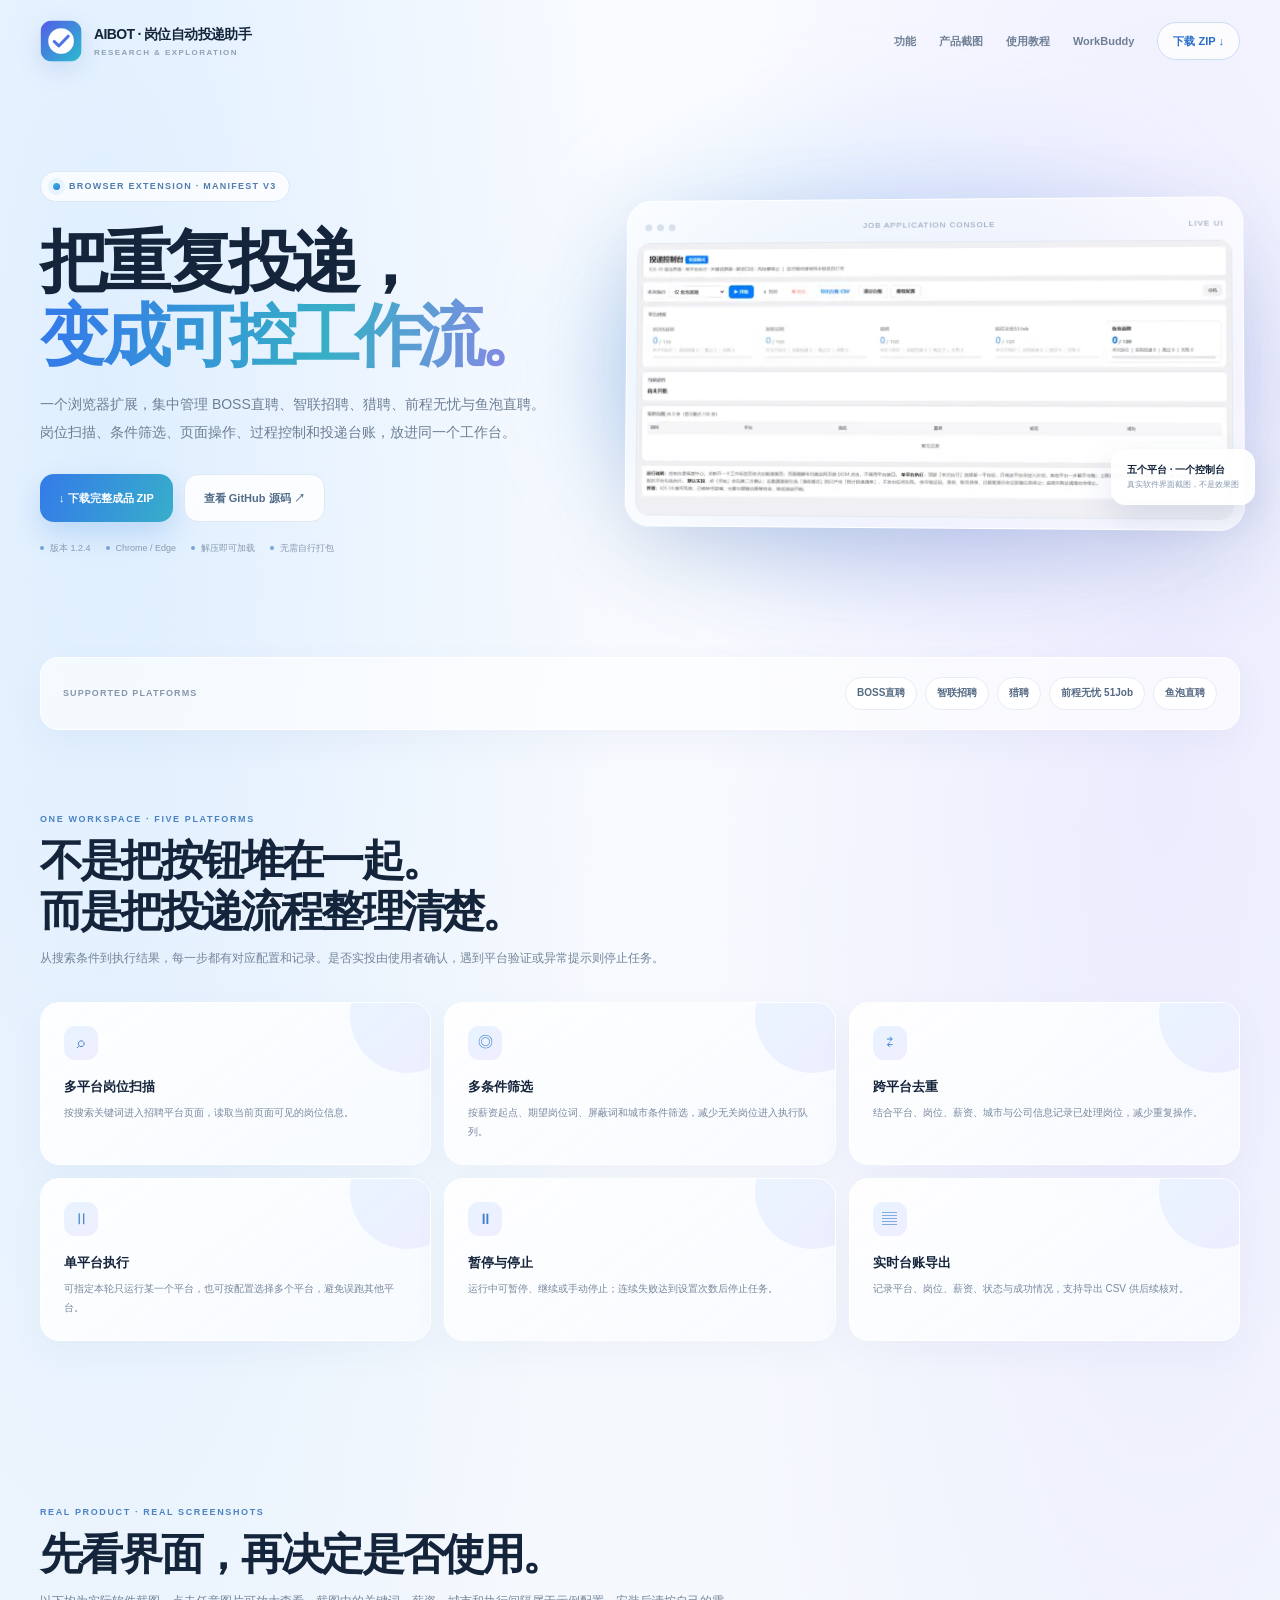
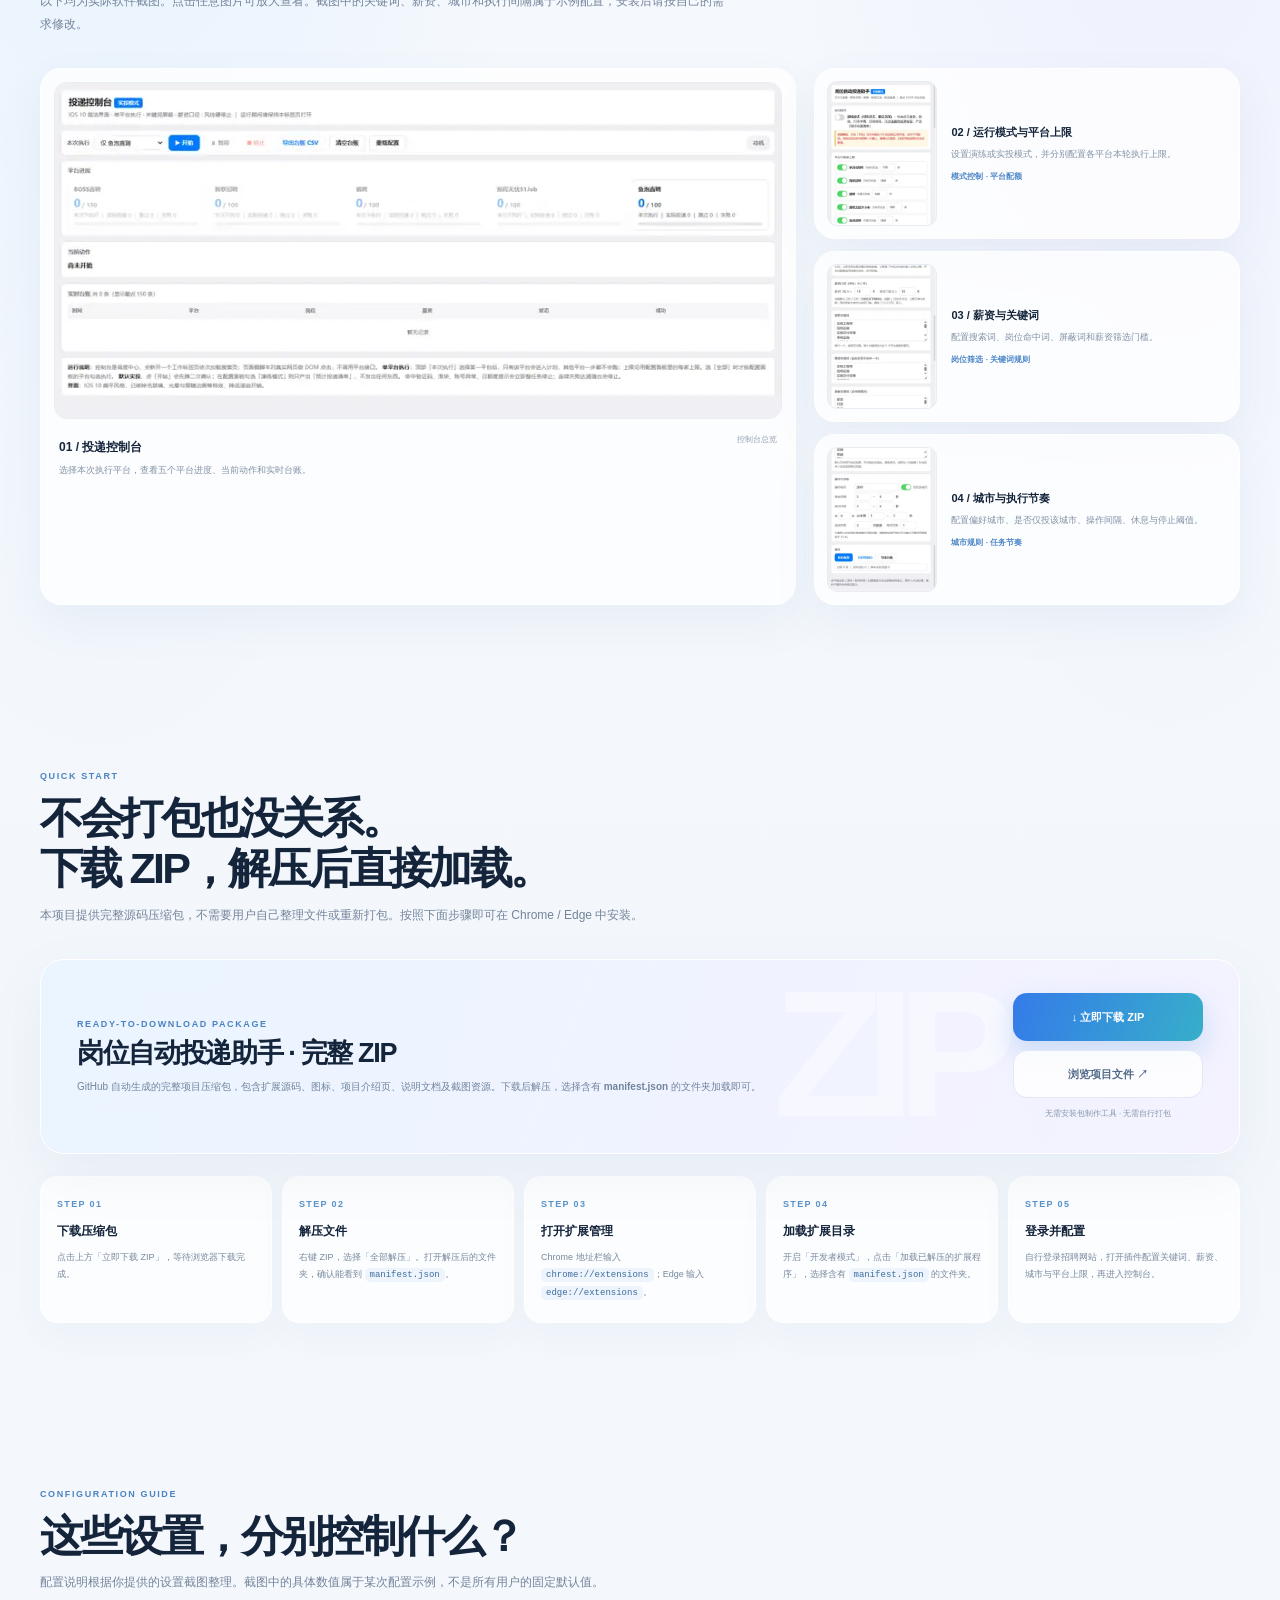
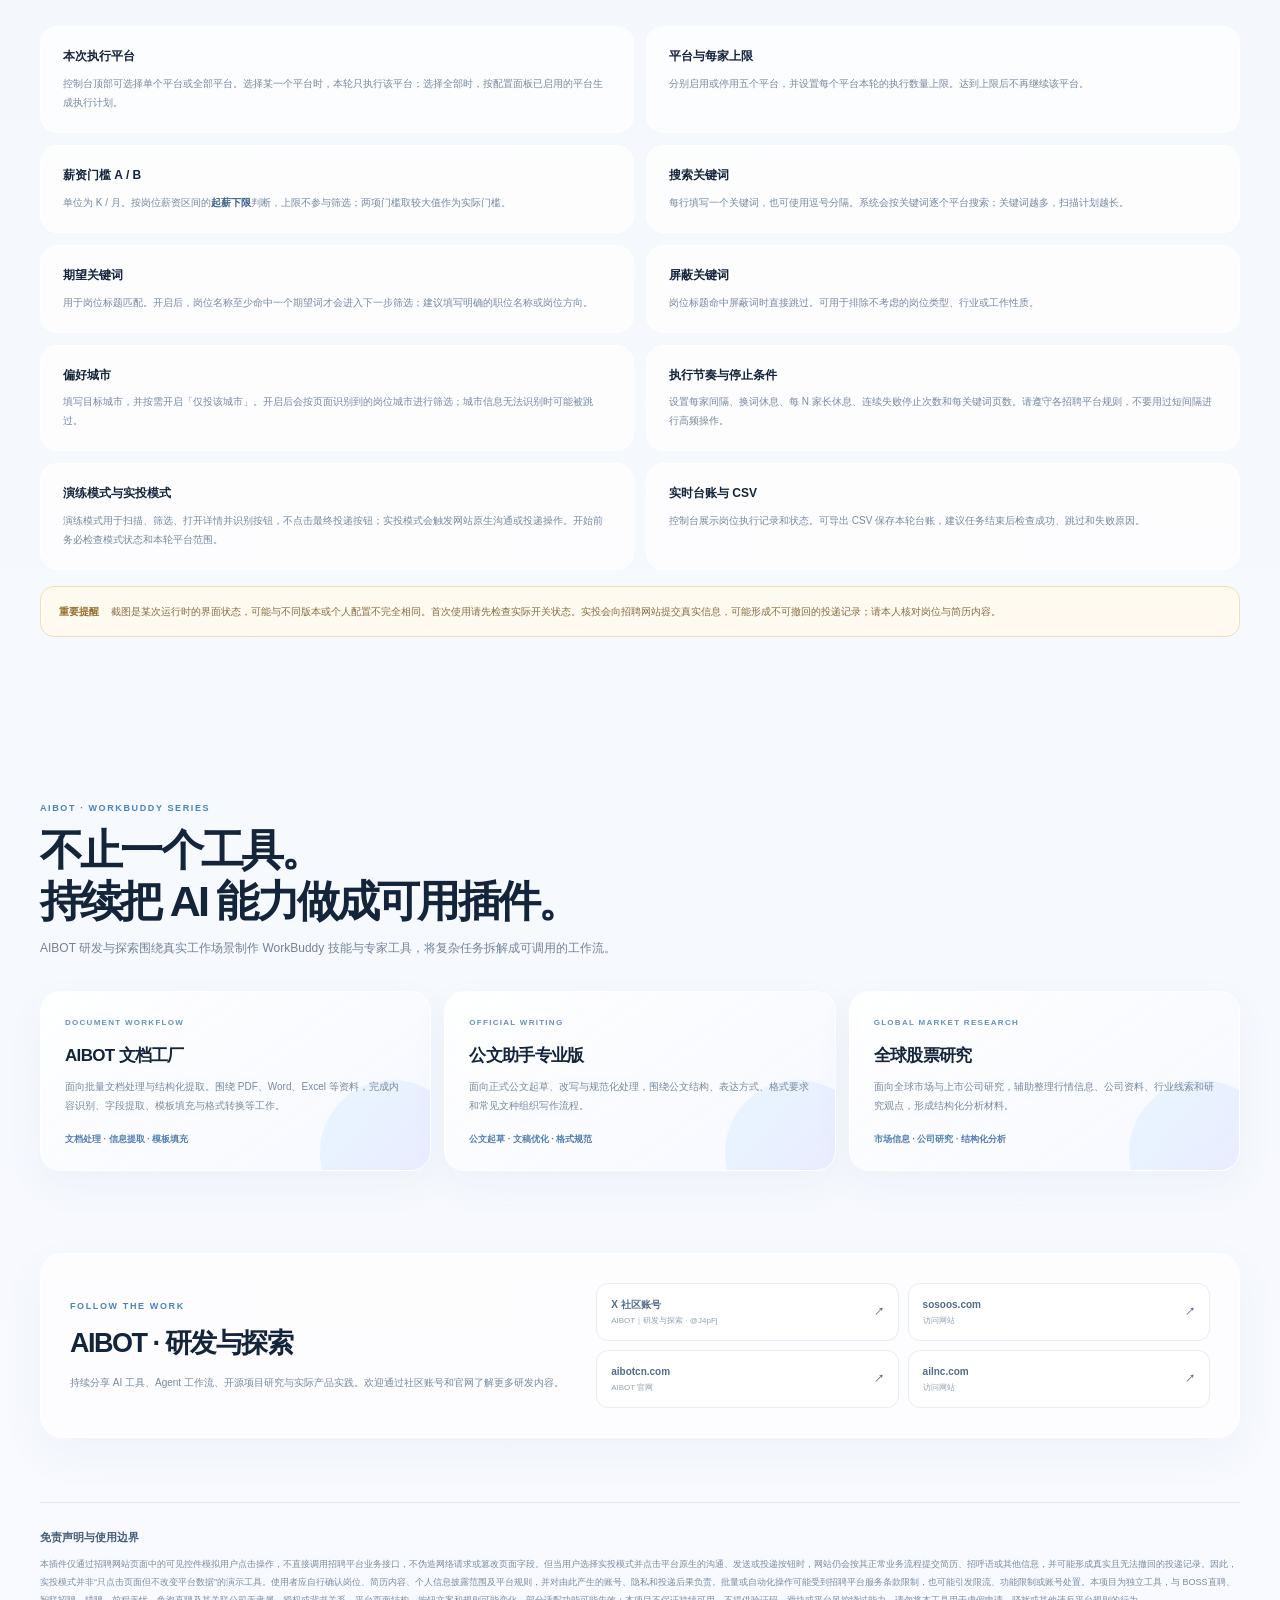
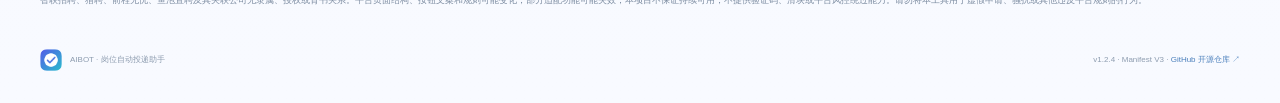
<file: index.html>
<!doctype html>
<html lang="zh-CN">
<head>
<meta charset="utf-8"><meta name="viewport" content="width=device-width,initial-scale=1">
<meta name="theme-color" content="#f4f8ff">
<meta name="description" content="岗位自动投递助手：支持 BOSS直聘、智联招聘、猎聘、前程无忧 51Job、鱼泡直聘。岗位筛选、页面操作、任务控制与投递台账。">
<meta property="og:title" content="岗位自动投递助手｜AIBOT 研发与探索"><meta property="og:description" content="五个平台，一个投递工作台。查看真实界面、使用说明并下载完整 ZIP。">
<title>岗位自动投递助手｜AIBOT 研发与探索</title>
<style>
:root{--ink:#14243b;--muted:#718198;--line:#e4ebf4;--blue:#2677ed;--cyan:#42b9cb;--violet:#8e80ed;--shadow:0 24px 70px #2a4d801f}
*{box-sizing:border-box}html{scroll-behavior:smooth;scroll-padding-top:90px}body{margin:0;color:var(--ink);font-family:Inter,-apple-system,BlinkMacSystemFont,"SF Pro Display","PingFang SC","Microsoft YaHei",sans-serif;background:radial-gradient(ellipse at 8% 8%,#79beff33,transparent 31%),radial-gradient(ellipse at 91% 14%,#aea1ff29,transparent 28%),linear-gradient(180deg,#f9fbff,#f3f7fc 54%,#f8faff);line-height:1.65;-webkit-font-smoothing:antialiased}a{color:inherit;text-decoration:none}.shell{width:min(1200px,calc(100% - 48px));margin:auto}
.topbar{height:82px;display:flex;align-items:center;justify-content:space-between;gap:24px}.brand{display:flex;align-items:center;gap:12px;font-weight:760;letter-spacing:-.04em}.brand img{width:42px;height:42px;border-radius:13px;box-shadow:0 8px 24px #5a7cbd2c}.brand-name{font-size:14px}.brand-sub{display:block;color:#91a0b2;font-size:8px;letter-spacing:.18em;font-weight:800}.nav{display:flex;align-items:center;gap:23px;color:#6e7f95;font-size:11px;font-weight:650}.nav a:hover{color:var(--blue)}.nav .nav-download{padding:9px 15px;border:1px solid #cbdcf5;border-radius:99px;color:#286dcc;background:#ffffffc9}
.hero{position:relative;display:grid;grid-template-columns:.92fr 1.08fr;gap:54px;align-items:center;padding:66px 0 78px;min-height:575px}.hero:before{content:"";position:absolute;z-index:-1;right:5%;top:12%;width:48%;height:70%;border-radius:50%;background:linear-gradient(130deg,#9bd9fa55,#c4b5fd55);filter:blur(58px)}.eyebrow{display:inline-flex;align-items:center;gap:9px;padding:7px 12px;border:1px solid #dce8f7;border-radius:99px;background:#ffffffc9;color:#527eae;font-size:9px;font-weight:850;letter-spacing:.14em}.pulse{width:7px;height:7px;border-radius:50%;background:linear-gradient(135deg,var(--cyan),var(--blue));box-shadow:0 0 0 5px #49a8e51a}.hero h1{max-width:550px;margin:23px 0 18px;font-size:clamp(43px,5.3vw,70px);line-height:1.08;letter-spacing:-.075em;font-weight:790}.hero h1 span{color:transparent;background:linear-gradient(100deg,#347ce8 5%,#37afc6 57%,#9182e9);background-clip:text;-webkit-background-clip:text}.lead{max-width:510px;margin:0;color:#6d7e94;font-size:14px;line-height:2}.actions{display:flex;flex-wrap:wrap;gap:11px;margin-top:28px}.btn{display:inline-flex;align-items:center;justify-content:center;gap:9px;min-height:48px;padding:0 19px;border-radius:14px;font-size:11px;font-weight:780;transition:transform .2s,box-shadow .2s,border-color .2s}.btn:hover{transform:translateY(-2px)}.primary{color:#fff;background:linear-gradient(110deg,#347be9,#37aeca);box-shadow:0 12px 28px #438ddd3d}.primary:hover{box-shadow:0 16px 32px #438ddd55}.secondary{color:#526b88;border:1px solid #dfe8f3;background:#ffffffd9}.secondary:hover{border-color:#bdd2ed}.meta{display:flex;flex-wrap:wrap;gap:15px;margin-top:19px;color:#8a9aaf;font-size:9px}.meta span{display:flex;align-items:center;gap:6px}.meta i{width:4px;height:4px;border-radius:50%;background:#74a4d8}
.hero-visual{position:relative;min-width:0}.hero-glow{position:absolute;inset:12% 0 0;border-radius:45%;background:linear-gradient(130deg,#75c3f455,#b2a3f655);filter:blur(44px)}.device{position:relative;padding:10px;border:1px solid #ffffff;background:#ffffffa8;border-radius:25px;box-shadow:0 30px 85px #3e669c30;backdrop-filter:blur(18px);transform:perspective(1100px) rotateY(-3deg) rotateX(1.5deg)}.device-bar{height:32px;display:flex;align-items:center;justify-content:space-between;padding:0 8px;color:#8b9aaf;font-size:8px;letter-spacing:.12em}.lights{display:flex;gap:5px}.lights i{width:7px;height:7px;border-radius:50%;background:#d8e0ec}.device-screen{overflow:hidden;border:1px solid #e4e9f1;border-radius:13px;background:#f1f1f6}.device-screen img{display:block;width:100%;height:auto}.floating{position:absolute;right:-15px;bottom:24px;padding:12px 15px;border:1px solid #fff;border-radius:14px;background:#ffffffed;box-shadow:0 14px 34px #476b9d28;font-size:10px;font-weight:760}.floating small{display:block;color:#8798ad;font-size:8px;font-weight:500}
.platform-strip{display:flex;align-items:center;justify-content:space-between;gap:14px;padding:19px 22px;border:1px solid #fff;border-radius:18px;background:#ffffffa8;box-shadow:0 12px 35px #486b9a0d}.platform-label{color:#8796aa;font-size:9px;font-weight:800;letter-spacing:.12em;white-space:nowrap}.platform-list{display:flex;flex-wrap:wrap;justify-content:flex-end;gap:8px}.chip{padding:7px 11px;border:1px solid #e7edf5;border-radius:99px;background:#fff;color:#536982;font-size:10px;font-weight:700}
.section{padding:82px 0}.section-head{max-width:690px;margin-bottom:32px}.kicker{color:#4b83c2;font-size:9px;font-weight:850;letter-spacing:.18em}.section h2{margin:9px 0 10px;font-size:clamp(29px,3.5vw,43px);line-height:1.18;letter-spacing:-.065em}.section-head p{margin:0;color:#73849a;font-size:12px;line-height:1.9}
.features{display:grid;grid-template-columns:repeat(3,1fr);gap:13px}.feature{position:relative;overflow:hidden;min-height:155px;padding:23px;border:1px solid #fff;border-radius:19px;background:linear-gradient(145deg,#ffffffed,#f8fbffdf);box-shadow:0 12px 35px #496c9a0c}.feature:after{content:"";position:absolute;right:-35px;top:-45px;width:115px;height:115px;border-radius:50%;background:linear-gradient(135deg,#c9e8ff5c,#d8d1ff52)}.ico{position:relative;z-index:1;display:grid;place-items:center;width:34px;height:34px;margin-bottom:16px;border-radius:11px;background:linear-gradient(145deg,#e7f4ff,#f0edff);color:#3d7fcb;font-size:15px}.feature h3{position:relative;z-index:1;margin:0 0 6px;font-size:13px}.feature p{position:relative;z-index:1;margin:0;color:#78899e;font-size:10px;line-height:1.9}
.gallery{display:grid;grid-template-columns:1.28fr .72fr;gap:18px}.gallery-main,.shot{overflow:hidden;border:1px solid #fff;border-radius:21px;background:#ffffffc9;box-shadow:0 18px 45px #456b9b12}.gallery-main{padding:13px}.frame{overflow:hidden;border:1px solid #e8edf4;border-radius:13px;background:#eff1f6}.frame img{display:block;width:100%;height:auto;cursor:zoom-in}.caption{display:flex;justify-content:space-between;gap:15px;padding:14px 5px 4px}.caption b{font-size:12px}.caption p{margin:4px 0 0;color:#8191a5;font-size:9px}.caption span{color:#91a0b3;font-size:8px;white-space:nowrap}.gallery-side{display:grid;grid-template-rows:repeat(3,1fr);gap:12px}.shot{display:grid;grid-template-columns:110px 1fr;gap:14px;align-items:center;padding:12px}.thumb{height:145px;overflow:hidden;border:1px solid #e8edf4;border-radius:10px;background:#eff1f6}.thumb img{display:block;width:100%;height:100%;object-fit:cover;object-position:top;cursor:zoom-in}.shot b{display:block;font-size:11px}.shot p{margin:5px 0 0;color:#8191a5;font-size:9px;line-height:1.8}.shot small{display:block;margin-top:8px;color:#4b85c7;font-size:8px;font-weight:750}
.download{position:relative;overflow:hidden;display:grid;grid-template-columns:1fr auto;gap:24px;align-items:center;padding:33px 36px;border:1px solid #fff;border-radius:24px;background:linear-gradient(112deg,#eaf5ffed,#f4f2ffed);box-shadow:0 20px 55px #4b6d9d14}.download:after{content:"ZIP";position:absolute;right:20%;top:-55px;color:#ffffff75;font-size:180px;font-weight:900;letter-spacing:-.1em;pointer-events:none}.download-copy,.download-actions{position:relative;z-index:1}.download h2{margin:7px 0;font-size:27px;letter-spacing:-.05em}.download p{margin:0;color:#71849d;font-size:10px;line-height:1.9}.download-actions{display:flex;flex-direction:column;gap:9px;min-width:190px}.download-actions .btn{width:100%}.download-note{color:#8798ac;font-size:8px;text-align:center}
.guide{display:grid;grid-template-columns:repeat(5,1fr);gap:10px}.step{padding:20px 16px;border:1px solid #fff;border-radius:17px;background:#ffffffbf;box-shadow:0 12px 30px #496c9a0b}.step-num{color:#5b92cc;font-size:9px;font-weight:850;letter-spacing:.15em}.step h3{margin:10px 0 7px;font-size:12px}.step p{margin:0;color:#78899e;font-size:9px;line-height:1.9}.step code{padding:2px 5px;border-radius:5px;background:#eef4fc;color:#3d6d9f;font-size:9px}
.settings{display:grid;grid-template-columns:1fr 1fr;gap:12px}.setting{padding:20px 22px;border:1px solid #fff;border-radius:17px;background:#ffffffc7}.setting h3{margin:0 0 7px;font-size:12px}.setting p{margin:0;color:#77899f;font-size:10px;line-height:1.9}.setting strong{color:#385d88}.notice{display:flex;gap:12px;margin-top:16px;padding:15px 18px;border:1px solid #f0dfbd;border-radius:14px;background:#fffaf0;color:#866b42;font-size:10px;line-height:1.9}.notice b{color:#956d2c;white-space:nowrap}
.plugins{display:grid;grid-template-columns:repeat(3,1fr);gap:13px}.plugin{position:relative;overflow:hidden;padding:24px;border:1px solid #fff;border-radius:20px;background:linear-gradient(145deg,#ffffffed,#f7f9ffdc);box-shadow:0 15px 38px #4a6b9a0e}.plugin:before{content:"";position:absolute;right:-35px;bottom:-55px;width:145px;height:145px;border-radius:50%;background:linear-gradient(130deg,#d7f1ff80,#ddd5ff75)}.plugin-label,.plugin h3,.plugin p,.plugin-foot{position:relative;z-index:1}.plugin-label{color:#6790bd;font-size:8px;font-weight:850;letter-spacing:.16em}.plugin h3{margin:12px 0 7px;font-size:17px;letter-spacing:-.04em}.plugin p{margin:0;color:#78899e;font-size:10px;line-height:1.9}.plugin-foot{margin-top:17px;color:#527eb1;font-size:9px;font-weight:750}
.community{display:grid;grid-template-columns:.9fr 1.1fr;gap:24px;align-items:center;padding:29px;border:1px solid #fff;border-radius:22px;background:#ffffffb9;box-shadow:0 16px 45px #4a6c9a0d}.community h2{margin:7px 0;font-size:27px;letter-spacing:-.055em}.community p{margin:0;color:#77889e;font-size:10px;line-height:1.9}.links{display:grid;grid-template-columns:repeat(2,1fr);gap:9px}.link-card{display:flex;align-items:center;justify-content:space-between;gap:10px;padding:13px 14px;border:1px solid #e6edf6;border-radius:12px;background:#fff;color:#536c89;font-size:10px;font-weight:700}.link-card:hover{border-color:#bcd4f0;color:#286fca}.link-card small{display:block;color:#94a2b4;font-size:8px;font-weight:500}
.disclaimer{margin-top:64px;padding:23px 0 25px;border-top:1px solid #dfe7f1;color:#7b8ba0;font-size:9px;line-height:2}.disclaimer b{display:block;margin-bottom:7px;color:#445b78;font-size:11px}.footer{display:flex;align-items:center;justify-content:space-between;gap:20px;padding:15px 0 34px;color:#8d9caf;font-size:8px}.footer-brand{display:flex;align-items:center;gap:8px}.footer-brand img{width:22px;height:22px;border-radius:7px}.footer a{color:#4c80bc}
.lightbox{position:fixed;z-index:20;inset:0;display:none;align-items:center;justify-content:center;padding:28px;background:#131f31c7;backdrop-filter:blur(12px)}.lightbox.open{display:flex}.lightbox img{max-width:min(94vw,1500px);max-height:90vh;border-radius:12px;box-shadow:0 30px 90px #0007}.lightbox button{position:absolute;right:24px;top:20px;width:42px;height:42px;border:1px solid #ffffff55;border-radius:50%;background:#ffffff20;color:#fff;font-size:24px;cursor:pointer}
@media(max-width:980px){.hero{grid-template-columns:1fr;gap:38px;padding:48px 0 60px;min-height:auto}.hero-copy{max-width:680px}.hero-visual{max-width:760px;width:100%;margin:auto}.gallery{grid-template-columns:1fr}.gallery-side{grid-template-columns:repeat(3,1fr);grid-template-rows:auto}.shot{grid-template-columns:1fr;align-items:start}.thumb{height:210px}.guide{grid-template-columns:repeat(3,1fr)}.platform-strip{align-items:flex-start;flex-direction:column}.platform-list{justify-content:flex-start}.community{grid-template-columns:1fr}}
@media(max-width:640px){.shell{width:calc(100% - 30px)}.topbar{height:70px}.nav{gap:8px}.nav a:not(.nav-download){display:none}.brand img{width:36px;height:36px}.hero{padding:37px 0 52px}.hero h1{font-size:45px}.lead{font-size:12px}.actions .btn{flex:1}.meta{gap:9px}.device{padding:6px;transform:none}.floating{right:4px;bottom:-15px}.section{padding:58px 0}.section h2{font-size:31px}.features,.plugins{grid-template-columns:1fr}.feature{min-height:0}.gallery-side{grid-template-columns:1fr}.shot{grid-template-columns:112px 1fr}.thumb{height:145px}.guide{grid-template-columns:1fr 1fr}.step{padding:16px 13px}.download{grid-template-columns:1fr;padding:23px}.download:after{right:5%;font-size:130px}.download-actions{min-width:0}.settings{grid-template-columns:1fr}.community{padding:22px}.links{grid-template-columns:1fr}.disclaimer{margin-top:38px}.footer{align-items:flex-start;flex-direction:column}}
@media(prefers-reduced-motion:reduce){html{scroll-behavior:auto}.btn{transition:none}.btn:hover{transform:none}}
</style>
</head>
<body>
<header class="shell topbar" id="top">
<a class="brand" href="#top"><img src="icon128.png" alt="AIBOT 图标"><span class="brand-name">AIBOT · 岗位自动投递助手<span class="brand-sub">RESEARCH & EXPLORATION</span></span></a>
<nav class="nav" aria-label="主导航"><a href="#features">功能</a><a href="#screenshots">产品截图</a><a href="#guide">使用教程</a><a href="#ecosystem">WorkBuddy</a><a class="nav-download" href="https://github.com/ZhangLiang-cn/job-apply-assistant/archive/refs/heads/main.zip">下载 ZIP ↓</a></nav>
</header>
<main>
<section class="shell hero">
<div class="hero-copy"><div class="eyebrow"><i class="pulse"></i> BROWSER EXTENSION · MANIFEST V3</div><h1>把重复投递，<br><span>变成可控工作流。</span></h1><p class="lead">一个浏览器扩展，集中管理 BOSS直聘、智联招聘、猎聘、前程无忧与鱼泡直聘。岗位扫描、条件筛选、页面操作、过程控制和投递台账，放进同一个工作台。</p><div class="actions"><a class="btn primary" href="https://github.com/ZhangLiang-cn/job-apply-assistant/archive/refs/heads/main.zip">↓ 下载完整成品 ZIP</a><a class="btn secondary" href="https://github.com/ZhangLiang-cn/job-apply-assistant" target="_blank" rel="noopener">查看 GitHub 源码 ↗</a></div><div class="meta"><span><i></i>版本 1.2.4</span><span><i></i>Chrome / Edge</span><span><i></i>解压即可加载</span><span><i></i>无需自行打包</span></div></div>
<div class="hero-visual"><div class="hero-glow"></div><div class="device"><div class="device-bar"><span class="lights"><i></i><i></i><i></i></span><span>JOB APPLICATION CONSOLE</span><span>LIVE UI</span></div><div class="device-screen"><img src="assets/console.webp" alt="岗位自动投递助手控制台真实截图" fetchpriority="high"></div></div><div class="floating">五个平台 · 一个控制台<small>真实软件界面截图，不是效果图</small></div></div>
</section>
<section class="shell platform-strip"><div class="platform-label">SUPPORTED PLATFORMS</div><div class="platform-list"><span class="chip">BOSS直聘</span><span class="chip">智联招聘</span><span class="chip">猎聘</span><span class="chip">前程无忧 51Job</span><span class="chip">鱼泡直聘</span></div></section>
<section class="shell section" id="features"><div class="section-head"><div class="kicker">ONE WORKSPACE · FIVE PLATFORMS</div><h2>不是把按钮堆在一起。<br>而是把投递流程整理清楚。</h2><p>从搜索条件到执行结果，每一步都有对应配置和记录。是否实投由使用者确认，遇到平台验证或异常提示则停止任务。</p></div><div class="features">
<article class="feature"><div class="ico">⌕</div><h3>多平台岗位扫描</h3><p>按搜索关键词进入招聘平台页面，读取当前页面可见的岗位信息。</p></article>
<article class="feature"><div class="ico">◎</div><h3>多条件筛选</h3><p>按薪资起点、期望岗位词、屏蔽词和城市条件筛选，减少无关岗位进入执行队列。</p></article>
<article class="feature"><div class="ico">⇄</div><h3>跨平台去重</h3><p>结合平台、岗位、薪资、城市与公司信息记录已处理岗位，减少重复操作。</p></article>
<article class="feature"><div class="ico">Ⅱ</div><h3>单平台执行</h3><p>可指定本轮只运行某一个平台，也可按配置选择多个平台，避免误跑其他平台。</p></article>
<article class="feature"><div class="ico">⏸</div><h3>暂停与停止</h3><p>运行中可暂停、继续或手动停止；连续失败达到设置次数后停止任务。</p></article>
<article class="feature"><div class="ico">▤</div><h3>实时台账导出</h3><p>记录平台、岗位、薪资、状态与成功情况，支持导出 CSV 供后续核对。</p></article>
</div></section>
<section class="shell section" id="screenshots"><div class="section-head"><div class="kicker">REAL PRODUCT · REAL SCREENSHOTS</div><h2>先看界面，再决定是否使用。</h2><p>以下均为实际软件截图。点击任意图片可放大查看。截图中的关键词、薪资、城市和执行间隔属于示例配置，安装后请按自己的需求修改。</p></div>
<div class="gallery"><article class="gallery-main"><div class="frame"><img class="zoomable" src="assets/console.webp" alt="投递控制台：本次执行、平台进度、当前动作与实时台账" loading="lazy"></div><div class="caption"><div><b>01 / 投递控制台</b><p>选择本次执行平台，查看五个平台进度、当前动作和实时台账。</p></div><span>控制台总览</span></div></article>
<div class="gallery-side">
<article class="shot"><div class="thumb"><img class="zoomable" src="assets/mode-platforms.webp" alt="运行模式与平台上限设置截图" loading="lazy"></div><div><b>02 / 运行模式与平台上限</b><p>设置演练或实投模式，并分别配置各平台本轮执行上限。</p><small>模式控制 · 平台配额</small></div></article>
<article class="shot"><div class="thumb"><img class="zoomable" src="assets/keywords-salary.webp" alt="薪资门槛、搜索关键词、期望关键词和屏蔽关键词设置截图" loading="lazy"></div><div><b>03 / 薪资与关键词</b><p>配置搜索词、岗位命中词、屏蔽词和薪资筛选门槛。</p><small>岗位筛选 · 关键词规则</small></div></article>
<article class="shot"><div class="thumb"><img class="zoomable" src="assets/city-rhythm.webp" alt="偏好城市、执行间隔、长休息和连续失败设置截图" loading="lazy"></div><div><b>04 / 城市与执行节奏</b><p>配置偏好城市、是否仅投该城市、操作间隔、休息与停止阈值。</p><small>城市规则 · 任务节奏</small></div></article>
</div></div></section>
<section class="shell section" id="guide"><div class="section-head"><div class="kicker">QUICK START</div><h2>不会打包也没关系。<br>下载 ZIP，解压后直接加载。</h2><p>本项目提供完整源码压缩包，不需要用户自己整理文件或重新打包。按照下面步骤即可在 Chrome / Edge 中安装。</p></div>
<div class="download"><div class="download-copy"><div class="kicker">READY-TO-DOWNLOAD PACKAGE</div><h2>岗位自动投递助手 · 完整 ZIP</h2><p>GitHub 自动生成的完整项目压缩包，包含扩展源码、图标、项目介绍页、说明文档及截图资源。下载后解压，选择含有 <strong>manifest.json</strong> 的文件夹加载即可。</p></div><div class="download-actions"><a class="btn primary" href="https://github.com/ZhangLiang-cn/job-apply-assistant/archive/refs/heads/main.zip">↓ 立即下载 ZIP</a><a class="btn secondary" href="https://github.com/ZhangLiang-cn/job-apply-assistant" target="_blank" rel="noopener">浏览项目文件 ↗</a><div class="download-note">无需安装包制作工具 · 无需自行打包</div></div></div>
<div style="height:22px"></div><div class="guide">
<article class="step"><div class="step-num">STEP 01</div><h3>下载压缩包</h3><p>点击上方「立即下载 ZIP」，等待浏览器下载完成。</p></article>
<article class="step"><div class="step-num">STEP 02</div><h3>解压文件</h3><p>右键 ZIP，选择「全部解压」。打开解压后的文件夹，确认能看到 <code>manifest.json</code>。</p></article>
<article class="step"><div class="step-num">STEP 03</div><h3>打开扩展管理</h3><p>Chrome 地址栏输入 <code>chrome://extensions</code>；Edge 输入 <code>edge://extensions</code>。</p></article>
<article class="step"><div class="step-num">STEP 04</div><h3>加载扩展目录</h3><p>开启「开发者模式」，点击「加载已解压的扩展程序」，选择含有 <code>manifest.json</code> 的文件夹。</p></article>
<article class="step"><div class="step-num">STEP 05</div><h3>登录并配置</h3><p>自行登录招聘网站，打开插件配置关键词、薪资、城市与平台上限，再进入控制台。</p></article>
</div></section>
<section class="shell section"><div class="section-head"><div class="kicker">CONFIGURATION GUIDE</div><h2>这些设置，分别控制什么？</h2><p>配置说明根据你提供的设置截图整理。截图中的具体数值属于某次配置示例，不是所有用户的固定默认值。</p></div><div class="settings">
<article class="setting"><h3>本次执行平台</h3><p>控制台顶部可选择单个平台或全部平台。选择某一个平台时，本轮只执行该平台；选择全部时，按配置面板已启用的平台生成执行计划。</p></article>
<article class="setting"><h3>平台与每家上限</h3><p>分别启用或停用五个平台，并设置每个平台本轮的执行数量上限。达到上限后不再继续该平台。</p></article>
<article class="setting"><h3>薪资门槛 A / B</h3><p>单位为 K / 月。按岗位薪资区间的<strong>起薪下限</strong>判断，上限不参与筛选；两项门槛取较大值作为实际门槛。</p></article>
<article class="setting"><h3>搜索关键词</h3><p>每行填写一个关键词，也可使用逗号分隔。系统会按关键词逐个平台搜索；关键词越多，扫描计划越长。</p></article>
<article class="setting"><h3>期望关键词</h3><p>用于岗位标题匹配。开启后，岗位名称至少命中一个期望词才会进入下一步筛选；建议填写明确的职位名称或岗位方向。</p></article>
<article class="setting"><h3>屏蔽关键词</h3><p>岗位标题命中屏蔽词时直接跳过。可用于排除不考虑的岗位类型、行业或工作性质。</p></article>
<article class="setting"><h3>偏好城市</h3><p>填写目标城市，并按需开启「仅投该城市」。开启后会按页面识别到的岗位城市进行筛选；城市信息无法识别时可能被跳过。</p></article>
<article class="setting"><h3>执行节奏与停止条件</h3><p>设置每家间隔、换词休息、每 N 家长休息、连续失败停止次数和每关键词页数。请遵守各招聘平台规则，不要用过短间隔进行高频操作。</p></article>
<article class="setting"><h3>演练模式与实投模式</h3><p>演练模式用于扫描、筛选、打开详情并识别按钮，不点击最终投递按钮；实投模式会触发网站原生沟通或投递操作。开始前务必检查模式状态和本轮平台范围。</p></article>
<article class="setting"><h3>实时台账与 CSV</h3><p>控制台展示岗位执行记录和状态。可导出 CSV 保存本轮台账，建议任务结束后检查成功、跳过和失败原因。</p></article>
</div><div class="notice"><b>重要提醒</b><span>截图是某次运行时的界面状态，可能与不同版本或个人配置不完全相同。首次使用请先检查实际开关状态。实投会向招聘网站提交真实信息，可能形成不可撤回的投递记录；请本人核对岗位与简历内容。</span></div></section>
<section class="shell section" id="ecosystem"><div class="section-head"><div class="kicker">AIBOT · WORKBUDDY SERIES</div><h2>不止一个工具。<br>持续把 AI 能力做成可用插件。</h2><p>AIBOT 研发与探索围绕真实工作场景制作 WorkBuddy 技能与专家工具，将复杂任务拆解成可调用的工作流。</p></div><div class="plugins">
<article class="plugin"><div class="plugin-label">DOCUMENT WORKFLOW</div><h3>AIBOT 文档工厂</h3><p>面向批量文档处理与结构化提取。围绕 PDF、Word、Excel 等资料，完成内容识别、字段提取、模板填充与格式转换等工作。</p><div class="plugin-foot">文档处理 · 信息提取 · 模板填充</div></article>
<article class="plugin"><div class="plugin-label">OFFICIAL WRITING</div><h3>公文助手专业版</h3><p>面向正式公文起草、改写与规范化处理，围绕公文结构、表达方式、格式要求和常见文种组织写作流程。</p><div class="plugin-foot">公文起草 · 文稿优化 · 格式规范</div></article>
<article class="plugin"><div class="plugin-label">GLOBAL MARKET RESEARCH</div><h3>全球股票研究</h3><p>面向全球市场与上市公司研究，辅助整理行情信息、公司资料、行业线索和研究观点，形成结构化分析材料。</p><div class="plugin-foot">市场信息 · 公司研究 · 结构化分析</div></article>
</div></section>
<section class="shell"><div class="community"><div><div class="kicker">FOLLOW THE WORK</div><h2>AIBOT · 研发与探索</h2><p>持续分享 AI 工具、Agent 工作流、开源项目研究与实际产品实践。欢迎通过社区账号和官网了解更多研发内容。</p></div><div class="links">
<a class="link-card" href="https://x.com/search?q=AIBOT%7C%E7%A0%94%E5%8F%91%E4%B8%8E%E6%8E%A2%E7%B4%A2%20%40J4pFj" target="_blank" rel="noopener"><span>X 社区账号<small>AIBOT｜研发与探索 · @J4pFj</small></span><b>↗</b></a>
<a class="link-card" href="https://www.sosoos.com" target="_blank" rel="noopener"><span>sosoos.com<small>访问网站</small></span><b>↗</b></a>
<a class="link-card" href="https://www.aibotcn.com" target="_blank" rel="noopener"><span>aibotcn.com<small>AIBOT 官网</small></span><b>↗</b></a>
<a class="link-card" href="https://www.ailnc.com" target="_blank" rel="noopener"><span>ailnc.com<small>访问网站</small></span><b>↗</b></a>
</div></div></section>
</main>
<div class="shell disclaimer" id="disclaimer"><b>免责声明与使用边界</b>本插件仅通过招聘网站页面中的可见控件模拟用户点击操作，不直接调用招聘平台业务接口，不伪造网络请求或篡改页面字段。但当用户选择实投模式并点击平台原生的沟通、发送或投递按钮时，网站仍会按其正常业务流程提交简历、招呼语或其他信息，并可能形成真实且无法撤回的投递记录。因此，实投模式并非“只点击页面但不改变平台数据”的演示工具。使用者应自行确认岗位、简历内容、个人信息披露范围及平台规则，并对由此产生的账号、隐私和投递后果负责。批量或自动化操作可能受到招聘平台服务条款限制，也可能引发限流、功能限制或账号处置。本项目为独立工具，与 BOSS直聘、智联招聘、猎聘、前程无忧、鱼泡直聘及其关联公司无隶属、授权或背书关系。平台页面结构、按钮文案和规则可能变化，部分适配功能可能失效；本项目不保证持续可用，不提供验证码、滑块或平台风控绕过能力。请勿将本工具用于虚假申请、骚扰或其他违反平台规则的行为。</div>
<footer class="shell footer"><div class="footer-brand"><img src="icon128.png" alt="">AIBOT · 岗位自动投递助手</div><div>v1.2.4 · Manifest V3 · <a href="https://github.com/ZhangLiang-cn/job-apply-assistant" target="_blank" rel="noopener">GitHub 开源仓库 ↗</a></div></footer>
<div class="lightbox" id="lightbox" role="dialog" aria-modal="true" aria-label="截图预览"><button type="button" id="lightbox-close" aria-label="关闭">×</button><img id="lightbox-image" alt="放大截图"></div>
<script>
(function(){
  const box=document.getElementById('lightbox'),big=document.getElementById('lightbox-image'),close=document.getElementById('lightbox-close');
  document.querySelectorAll('.zoomable').forEach(img=>img.addEventListener('click',()=>{if(!img.src)return;big.src=img.src;big.alt=img.alt;box.classList.add('open');document.body.style.overflow='hidden';close.focus();}));
  function shut(){box.classList.remove('open');big.removeAttribute('src');document.body.style.overflow='';}
  close.addEventListener('click',shut);box.addEventListener('click',e=>{if(e.target===box)shut();});document.addEventListener('keydown',e=>{if(e.key==='Escape')shut();});
})();
</script>
</body>
</html>
</file>
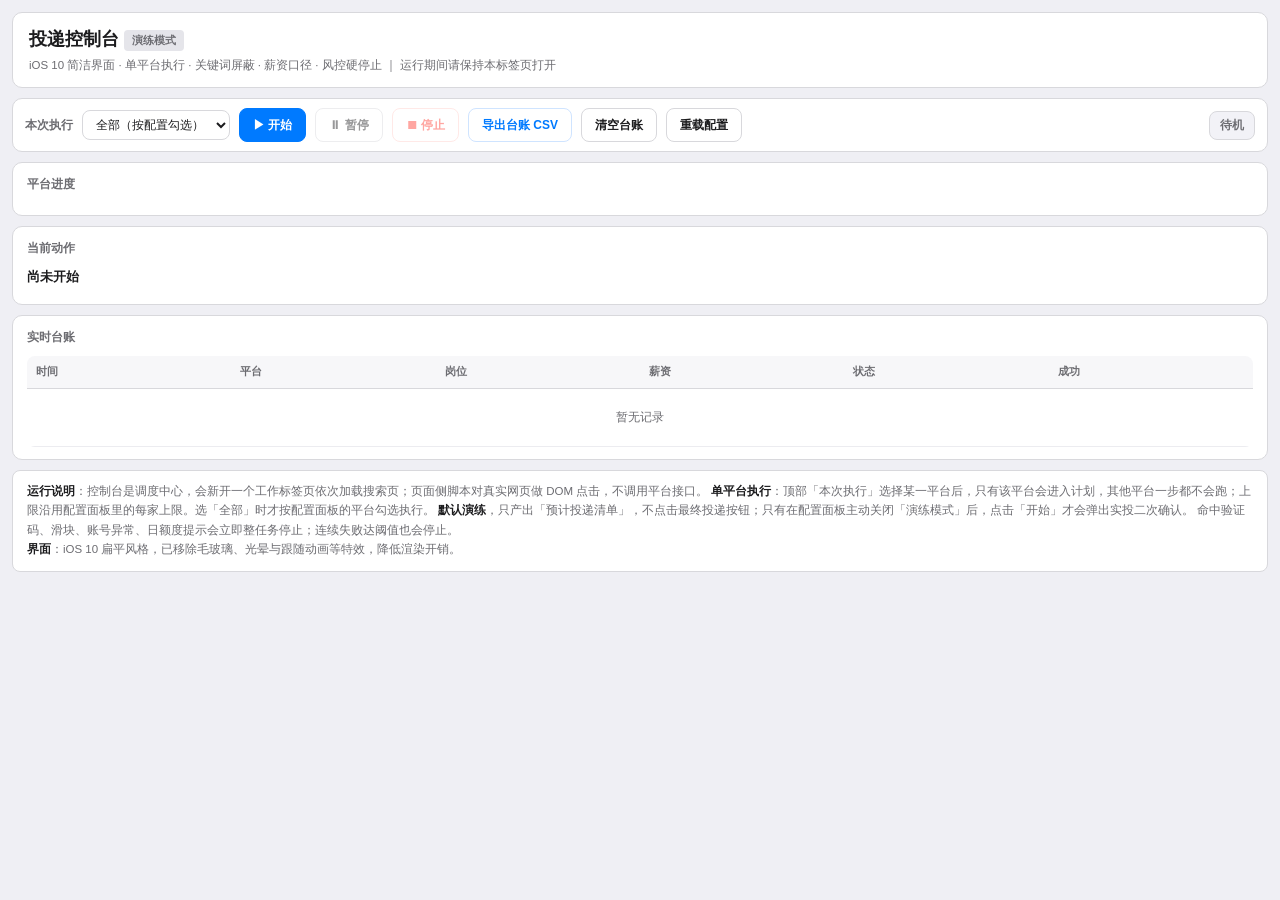
<file: console.html>
<!DOCTYPE html>
<html lang="zh-CN">
<head>
  <meta charset="utf-8">
  <link rel="stylesheet" href="src/ui.css">
  <link rel="stylesheet" href="console.css">
  <title>岗位自动投递助手 · 控制台</title>
</head>
<body>
  <div class="hero">
    <h1>投递控制台 <span id="modeBadge" class="badge badge-dry">演练模式</span></h1>
    <p>iOS 10 简洁界面 · 单平台执行 · 关键词屏蔽 · 薪资口径 · 风控硬停止 ｜ 运行期间请保持本标签页打开</p>
  </div>

  <div class="bar">
    <span class="scope-label">本次执行</span>
    <select id="scope" class="scope-sel" title="选择单一平台后，其他平台不会进入执行计划">
      <option value="all">全部（按配置勾选）</option>
      <option value="boss">仅 BOSS直聘</option>
      <option value="zhilian">仅 智联招聘</option>
      <option value="liepin">仅 猎聘</option>
      <option value="job51">仅 前程无忧51Job</option>
      <option value="yupao">仅 鱼泡直聘</option>
    </select>
    <button id="start" class="btn-primary">▶ 开始</button>
    <button id="pause" class="btn-plain" disabled>⏸ 暂停</button>
    <button id="stop" class="btn-danger" disabled>⏹ 停止</button>
    <button id="export" class="btn-ghost">导出台账 CSV</button>
    <button id="clear" class="btn-plain">清空台账</button>
    <button id="reloadCfg" class="btn-plain">重载配置</button>
    <span id="runState" class="state">待机</span>
  </div>

  <div id="riskBanner" class="risk" style="display:none">
    <b>⛔ 任务已自动停止</b>：检测到平台风控 / 额度提示。插件不会再执行任何点击，也不会尝试绕过。请本人手动完成验证、等待额度恢复后重新运行。
    <div id="riskText" class="risk-text"></div>
  </div>

  <div class="wrap">
    <div class="panel">
      <h2>平台进度</h2>
      <div id="cards" class="cards"></div>
    </div>

    <div class="panel">
      <h2>当前动作</h2>
      <div id="current" class="current">尚未开始</div>
      <div class="mini" id="note"></div>
    </div>

    <div class="panel">
      <h2>实时台账 <span id="logCount" class="mini"></span></h2>
      <div class="logbox">
        <table>
          <thead><tr><th>时间</th><th>平台</th><th>岗位</th><th>薪资</th><th>状态</th><th>成功</th></tr></thead>
          <tbody id="logBody"><tr><td colspan="6" class="empty">暂无记录</td></tr></tbody>
        </table>
      </div>
    </div>

    <div class="tips">
      <b>运行说明</b>：控制台是调度中心，会新开一个工作标签页依次加载搜索页；页面侧脚本对真实网页做 DOM 点击，不调用平台接口。
      <b>单平台执行</b>：顶部「本次执行」选择某一平台后，只有该平台会进入计划，其他平台一步都不会跑；上限沿用配置面板里的每家上限。选「全部」时才按配置面板的平台勾选执行。
      <b>默认演练</b>，只产出「预计投递清单」，不点击最终投递按钮；只有在配置面板主动关闭「演练模式」后，点击「开始」才会弹出实投二次确认。
      命中验证码、滑块、账号异常、日额度提示会立即整任务停止；连续失败达阈值也会停止。<br>
      <b>界面</b>：iOS 10 扁平风格，已移除毛玻璃、光晕与跟随动画等特效，降低渲染开销。
    </div>
  </div>

  <script src="src/shared.js"></script>
  <script src="console.js"></script>
</body>
</html>
</file>
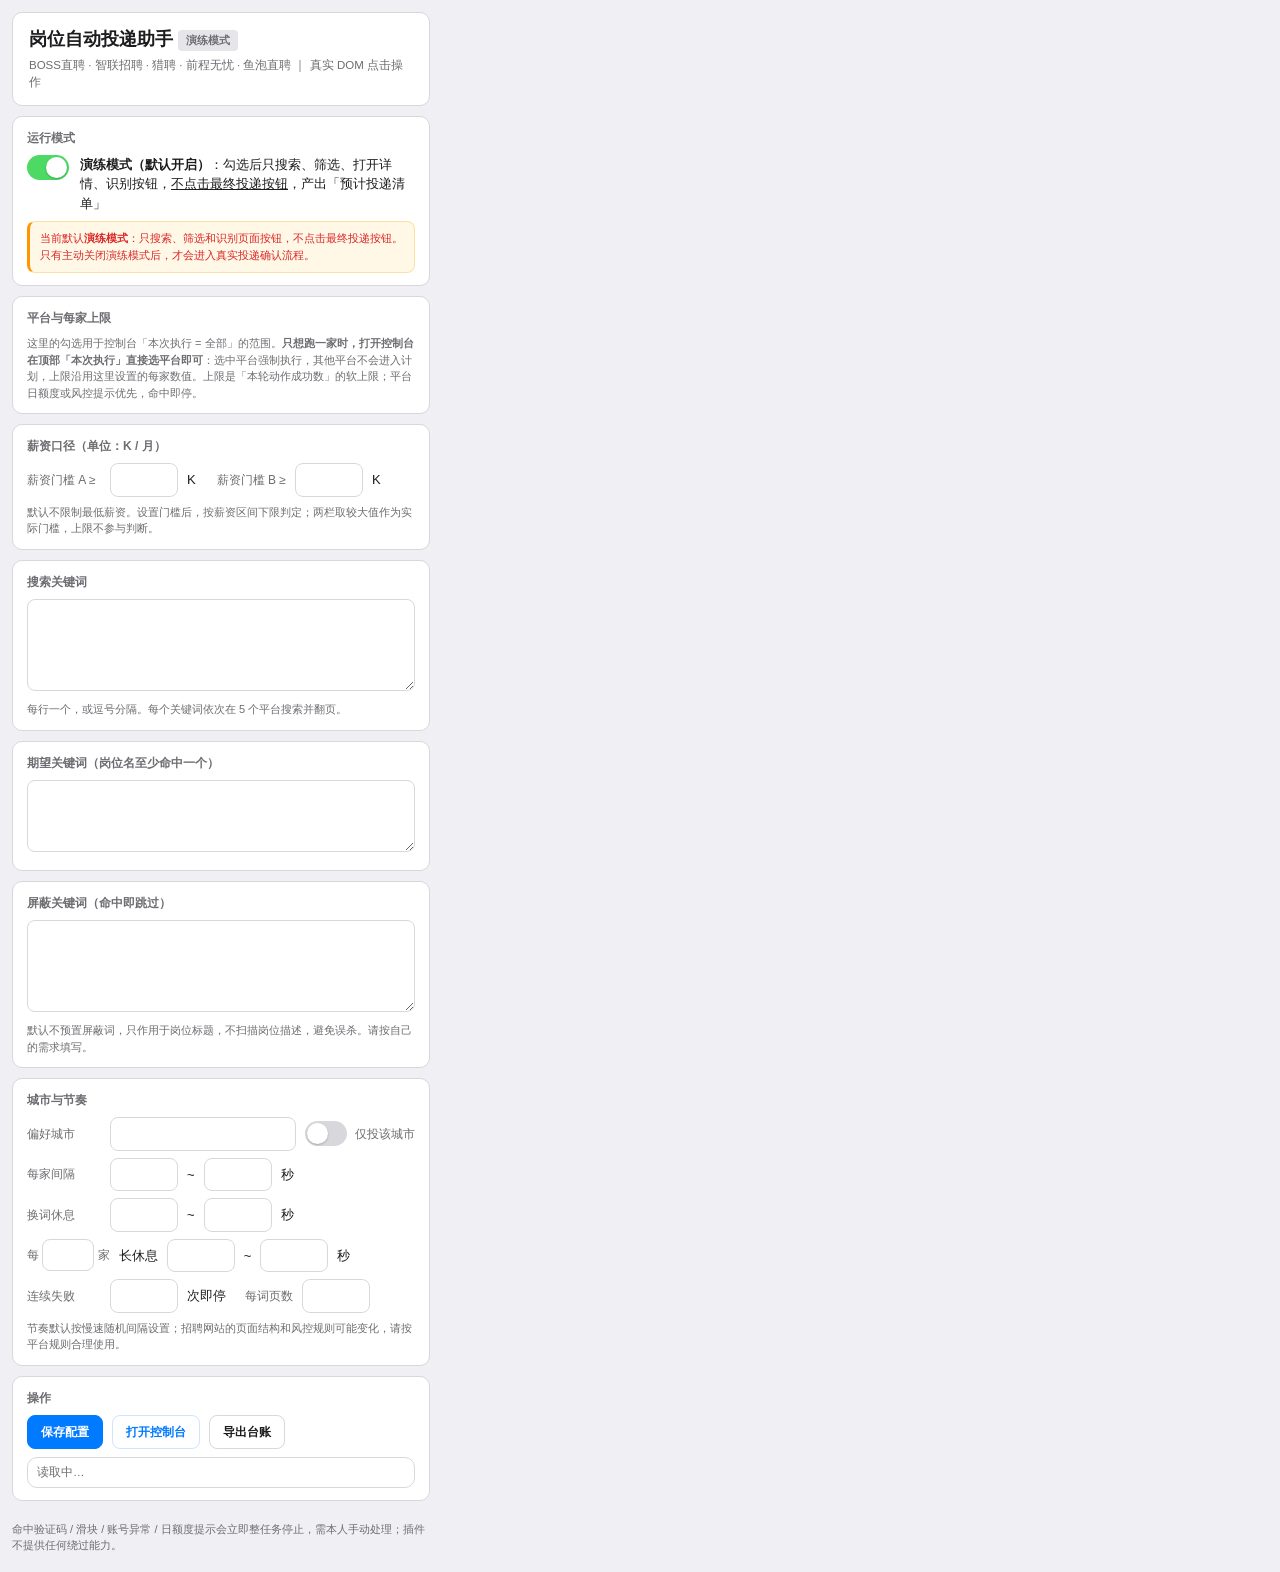
<file: popup.html>
<!DOCTYPE html>
<html lang="zh-CN">
<head>
  <meta charset="utf-8">
  <link rel="stylesheet" href="src/ui.css">
  <link rel="stylesheet" href="popup.css">
  <title>岗位自动投递助手 · 配置</title>
</head>
<body>
  <div class="hero">
    <h1>岗位自动投递助手 <span id="modeBadge" class="badge badge-dry">演练模式</span></h1>
    <p>BOSS直聘 · 智联招聘 · 猎聘 · 前程无忧 · 鱼泡直聘 ｜ 真实 DOM 点击操作</p>
  </div>

  <div class="section">
    <h2>运行模式</h2>
    <div class="switch">
      <input type="checkbox" id="dryRun" checked>
      <label for="dryRun" style="cursor:pointer">
        <b>演练模式（默认开启）</b>：勾选后只搜索、筛选、打开详情、识别按钮，<u>不点击最终投递按钮</u>，产出「预计投递清单」
      </label>
    </div>
    <p class="hint" id="liveWarn" style="color:#dc2626">
      当前默认<b>演练模式</b>：只搜索、筛选和识别页面按钮，不点击最终投递按钮。只有主动关闭演练模式后，才会进入真实投递确认流程。
    </p>
  </div>

  <div class="section">
    <h2>平台与每家上限</h2>
    <div id="platforms"></div>
    <p class="hint">这里的勾选用于控制台「本次执行 = 全部」的范围。<b>只想跑一家时，打开控制台在顶部「本次执行」直接选平台即可</b>：选中平台强制执行，其他平台不会进入计划，上限沿用这里设置的每家数值。上限是「本轮动作成功数」的软上限；平台日额度或风控提示优先，命中即停。</p>
  </div>

  <div class="section">
    <h2>薪资口径（单位：K / 月）</h2>
    <div class="row">
      <label>薪资门槛 A ≥</label><input type="number" id="salaryMinK" min="0" max="300"> K
      <label style="min-width:auto;margin-left:12px">薪资门槛 B ≥</label><input type="number" id="salaryFloorK" min="0" max="300"> K
    </div>
    <p class="hint">默认不限制最低薪资。设置门槛后，按薪资区间下限判定；两栏取较大值作为实际门槛，上限不参与判断。</p>
  </div>

  <div class="section">
    <h2>搜索关键词</h2>
    <textarea id="keywords" rows="4"></textarea>
    <p class="hint">每行一个，或逗号分隔。每个关键词依次在 5 个平台搜索并翻页。</p>
  </div>

  <div class="section">
    <h2>期望关键词（岗位名至少命中一个）</h2>
    <textarea id="includeWords" rows="3"></textarea>
  </div>

  <div class="section">
    <h2>屏蔽关键词（命中即跳过）</h2>
    <textarea id="excludeWords" rows="4"></textarea>
    <p class="hint">默认不预置屏蔽词，只作用于岗位标题，不扫描岗位描述，避免误杀。请按自己的需求填写。</p>
  </div>

  <div class="section">
    <h2>城市与节奏</h2>
    <div class="row">
      <label>偏好城市</label><input type="text" id="cityPref">
      <label class="chk"><input type="checkbox" id="strictCity"> 仅投该城市</label>
    </div>
    <div class="row">
      <label>每家间隔</label><input type="number" id="gapMin"> ~ <input type="number" id="gapMax"> 秒
    </div>
    <div class="row">
      <label>换词休息</label><input type="number" id="kwPauseMin"> ~ <input type="number" id="kwPauseMax"> 秒
    </div>
    <div class="row">
      <label>每 <input type="number" id="longEvery" style="width:52px"> 家</label>
      长休息 <input type="number" id="longMin"> ~ <input type="number" id="longMax"> 秒
    </div>
    <div class="row">
      <label>连续失败</label><input type="number" id="maxFail"> 次即停
      <label style="min-width:auto;margin-left:10px">每词页数</label><input type="number" id="maxPages">
    </div>
    <p class="hint">节奏默认按慢速随机间隔设置；招聘网站的页面结构和风控规则可能变化，请按平台规则合理使用。</p>
  </div>

  <div class="section">
    <h2>操作</h2>
    <div class="row">
      <button id="save" class="btn-primary">保存配置</button>
      <button id="openConsole" class="btn-ghost">打开控制台</button>
      <button id="export" class="btn-plain">导出台账</button>
    </div>
    <div class="stat-line" id="status" style="margin-top:8px">读取中…</div>
  </div>

  <div class="foot">
    命中验证码 / 滑块 / 账号异常 / 日额度提示会立即整任务停止，需本人手动处理；插件不提供任何绕过能力。
  </div>

  <script src="src/shared.js"></script>
  <script src="popup.js"></script>
</body>
</html>
</file>
<file: src/ui.css>
/* iOS 10 风格：扁平、分组列表、系统蓝、白底细边框。
   刻意去掉液态玻璃、backdrop-filter、光晕、跟随鼠标高光和位移动画，
   解决扩展页渲染卡顿。保留原有 class 名，兼容 console.html / popup.html。 */
:root {
  --blue: #007AFF;
  --green: #4CD964;
  --red: #FF3B30;
  --orange: #FF9500;
  --ink: #1C1C1E;
  --muted: #6D6D72;
  --bg: #EFEFF4;
  --line: #D8D8DC;
  --cell-line: #ECECF0;
  --r-lg: 10px;
  --r-md: 10px;
  --r-sm: 8px;
  --r-pill: 6px;
  --purple: #007AFF;
  color-scheme: light;
}
* { box-sizing: border-box; }
html { background: var(--bg); }
html, body { margin: 0; padding: 0; min-height: 100%; }
body {
  font: 13px/1.5 -apple-system, BlinkMacSystemFont, "SF Pro Text", "PingFang SC", "Microsoft YaHei", sans-serif;
  color: var(--ink);
  background: var(--bg);
  -webkit-font-smoothing: antialiased;
  letter-spacing: 0;
  font-variant-numeric: tabular-nums;
}

/* 通用容器：白底 + 细边框 + 小圆角，无阴影无毛玻璃 */
.glass, .section, .panel, .pcard, .bar, .risk, .hero, button, .stat-line,
input[type=number], input[type=text], textarea, select {
  background: #fff;
  border: 1px solid var(--line);
  border-radius: var(--r-md);
  box-shadow: none;
  -webkit-backdrop-filter: none;
  backdrop-filter: none;
  transition: none;
}

/* ---------- 顶部标题区（iOS 10 分组表头） ---------- */
.hero { margin: 12px 12px 0; padding: 13px 16px; }
.hero h1 { margin: 0; font-size: 18px; font-weight: 600; color: var(--ink); }
.hero p { margin: 4px 0 0; font-size: 11.5px; color: var(--muted); }
.badge {
  display: inline-block; padding: 2px 8px; border-radius: 4px;
  font-size: 11px; font-weight: 600; vertical-align: middle;
  -webkit-backdrop-filter: none; backdrop-filter: none;
}
.badge-live { background: var(--blue); color: #fff; border-color: var(--blue); }
.badge-dry { background: #E5E5EA; color: var(--muted); border-color: #D8D8DC; }

/* ---------- 分区 ---------- */
.section { margin: 10px 12px; padding: 12px 14px; }
.section h2 {
  margin: 0 0 8px; font-size: 12px; font-weight: 600; color: var(--muted);
  text-transform: none; letter-spacing: 0;
}
.row { display: flex; align-items: center; gap: 9px; margin: 7px 0; flex-wrap: wrap; }
.row > label { min-width: 74px; color: var(--muted); font-size: 12px; }

/* ---------- 输入控件 ---------- */
input[type=number], input[type=text], textarea, select {
  padding: 6px 9px; font: inherit; color: var(--ink);
  outline: none; border-radius: var(--r-sm);
}
input[type=number] { width: 68px; }
input[type=text] { flex: 1; min-width: 90px; }
textarea { width: 100%; resize: vertical; line-height: 1.5; }
textarea:focus, input[type=text]:focus, input[type=number]:focus, select:focus {
  border-color: var(--blue);
  box-shadow: none;
}
.hint { color: var(--muted); font-size: 11px; margin: 5px 0 0; }

/* ---------- iOS 10 开关（扁平绿色） ---------- */
input[type=checkbox] {
  -webkit-appearance: none; appearance: none;
  width: 42px; height: 25px; flex: 0 0 auto;
  border-radius: 13px;
  background: #D8D8DC;
  border: none;
  position: relative; cursor: pointer; margin: 0;
  transition: none;
}
input[type=checkbox]::after {
  content: ""; position: absolute; top: 2px; left: 2px;
  width: 21px; height: 21px; border-radius: 50%; background: #fff;
  box-shadow: 0 1px 2px rgba(0,0,0,.22);
  transition: none;
}
input[type=checkbox]:checked { background: var(--green); }
input[type=checkbox]:checked::after { transform: translateX(17px); }
.chk { display: inline-flex; align-items: center; gap: 8px; font-size: 12px; cursor: pointer; }
.switch { display: flex; align-items: flex-start; gap: 11px; }
.switch label { cursor: pointer; flex: 1; }

/* ---------- 滑块保留基础样式（旧配置页可能仍残留） ---------- */
input[type=range] {
  -webkit-appearance: none; appearance: none;
  width: 100%; height: 5px; border-radius: 3px; margin: 8px 0 2px;
  background: #D8D8DC; outline: none; cursor: pointer;
}
input[type=range]::-webkit-slider-thumb {
  -webkit-appearance: none; appearance: none;
  width: 20px; height: 20px; border-radius: 50%; background: #fff;
  border: 1px solid var(--line); box-shadow: 0 1px 3px rgba(0,0,0,.2);
}
.glass-scale { display: none; }

/* ---------- 扁平按钮（无渐变、无阴影、无位移） ---------- */
button {
  border-radius: var(--r-sm);
  padding: 7px 13px; font: inherit; font-weight: 600; font-size: 12px;
  color: var(--ink); cursor: pointer; background: #fff;
  transition: none;
}
button:hover:not(:disabled) { background: #F2F2F7; }
button:active:not(:disabled) { background: #E5E5EA; }
button:disabled { opacity: .45; cursor: not-allowed; }
.btn-primary { background: var(--blue); color: #fff; border-color: var(--blue); }
.btn-primary:hover:not(:disabled) { background: #0069D9; }
.btn-ghost { background: #fff; color: var(--blue); border-color: #CFE4FF; }
.btn-plain { background: #fff; color: var(--ink); }
.btn-danger { background: #fff; color: var(--red); border-color: #FFD0CC; }

.foot { padding: 10px 12px 18px; color: var(--muted); font-size: 11px; }
.stat-line { font-size: 11.5px; color: var(--muted); padding: 6px 9px; }
.stat-line.ok { color: #28A745; font-weight: 600; }
</file>
<file: console.css>
/* 控制台 · iOS 10 扁平风格：无毛玻璃、无光晕、无渐变、无位移动画 */
body { min-width: 1000px; padding-bottom: 12px; }

.bar {
  display: flex; align-items: center; gap: 9px; flex-wrap: wrap;
  margin: 10px 12px 0; padding: 9px 12px;
  position: sticky; top: 8px; z-index: 8;
  background: #fff; border: 1px solid var(--line); border-radius: var(--r-md);
  box-shadow: none; -webkit-backdrop-filter: none; backdrop-filter: none;
}
.scope-label { font-size: 12px; font-weight: 600; color: var(--muted); white-space: nowrap; }
.scope-sel {
  height: 30px; max-width: 190px; padding: 0 9px;
  border: 1px solid var(--line); border-radius: var(--r-sm);
  background: #fff; color: var(--ink); font-size: 12px; font-weight: 500;
  cursor: pointer;
}
.scope-sel:disabled { opacity: .5; cursor: not-allowed; }

.state {
  margin-left: auto; font-weight: 600; font-size: 11.5px; color: var(--muted);
  background: #F2F2F7; border: 1px solid var(--line);
  border-radius: var(--r-sm); padding: 5px 10px;
}
.state.run { color: #28A745; }
.state.pause { color: var(--orange); }
.state.stop { color: var(--red); }

.risk {
  margin: 10px 12px 0; padding: 10px 13px;
  background: #FFF2F0; border: 1px solid #FFD0CC;
  color: #B62C22; font-size: 12.5px; line-height: 1.6;
  border-radius: var(--r-md);
}
.risk-text { margin-top: 5px; font-family: ui-monospace, Menlo, Consolas, monospace; font-size: 11px; }

.wrap { padding: 10px 12px 20px; }
.panel { margin: 0 0 10px; padding: 12px 14px; background: #fff; }
.panel h2 {
  margin: 0 0 10px; font-size: 12px; color: var(--muted);
  font-weight: 600; text-transform: none; letter-spacing: 0;
}

.cards { display: grid; grid-template-columns: repeat(5, 1fr); gap: 10px; }
.pcard {
  border: 1px solid var(--line); border-radius: var(--r-sm);
  padding: 10px 12px; background: #fff;
}
.pcard::before { display: none; }
.pcard:hover { transform: none; box-shadow: none; }
.pcard .nm { font-weight: 600; font-size: 12px; margin-top: 0; }
.pcard .num { font-size: 22px; font-weight: 700; margin: 4px 0 0; color: var(--blue); }
.pcard .sub { font-size: 10.5px; color: var(--muted); }
.track {
  height: 6px; border-radius: 3px; margin-top: 8px; overflow: hidden;
  background: #E5E5EA; box-shadow: none;
}
.fill { height: 100%; width: 0; background: var(--blue); transition: none; }
.pcard.off { opacity: .45; }

.current { font-size: 13px; font-weight: 600; }
.mini { font-size: 11px; color: var(--muted); margin-top: 5px; font-weight: 400; }

.logbox { max-height: 320px; overflow-y: auto; border-radius: var(--r-sm); }
.logbox::-webkit-scrollbar { width: 8px; }
.logbox::-webkit-scrollbar-thumb { background: #C7C7CC; border-radius: 99px; }
table { width: 100%; border-collapse: collapse; font-size: 11.5px; }
th {
  text-align: left; color: var(--muted); font-weight: 600; font-size: 10.5px;
  padding: 8px 9px; border-bottom: 1px solid var(--line);
  position: sticky; top: 0; z-index: 2;
  background: #F7F7F9; -webkit-backdrop-filter: none; backdrop-filter: none;
}
td { padding: 6px 9px; border-bottom: 1px solid var(--cell-line); vertical-align: top; }
tbody tr:hover { background: #F9F9FB; }
td.ok { color: #28A745; font-weight: 600; }
td.no { color: var(--red); }
td.skip { color: var(--muted); }
.empty { text-align: center; color: var(--muted); padding: 20px; }

.tips {
  font-size: 11.5px; color: var(--muted); line-height: 1.7;
  border-radius: var(--r-sm); padding: 11px 14px;
  background: #fff; border: 1px solid var(--line);
}
.tips b { color: var(--ink); }
</file>
<file: popup.css>
/* 配置面板 · iOS 10 扁平风格 */
body { width: 442px; max-height: 668px; overflow-y: auto; background: var(--bg); }
body::-webkit-scrollbar { width: 8px; }
body::-webkit-scrollbar-thumb { background: #C7C7CC; border-radius: 99px; border: 2px solid transparent; background-clip: content-box; }

.platform-row {
  display: flex; align-items: center; gap: 9px;
  padding: 8px 10px; margin: 5px 0;
  border-radius: var(--r-sm);
  background: #fff; border: 1px solid var(--line);
}
.platform-row .nm { flex: 1; font-weight: 600; font-size: 12.5px; }
.platform-row .tag { font-size: 10.5px; color: var(--muted); }
.platform-row input[type=number] { width: 64px; }

#liveWarn {
  background: #FFF8E6; border: 1px solid #FFE0A3; border-left: 3px solid var(--orange);
  border-radius: var(--r-sm); padding: 8px 10px; margin: 8px 0 0; line-height: 1.55;
}
#status { display: block; margin-top: 8px; padding: 6px 9px; }
</file>
